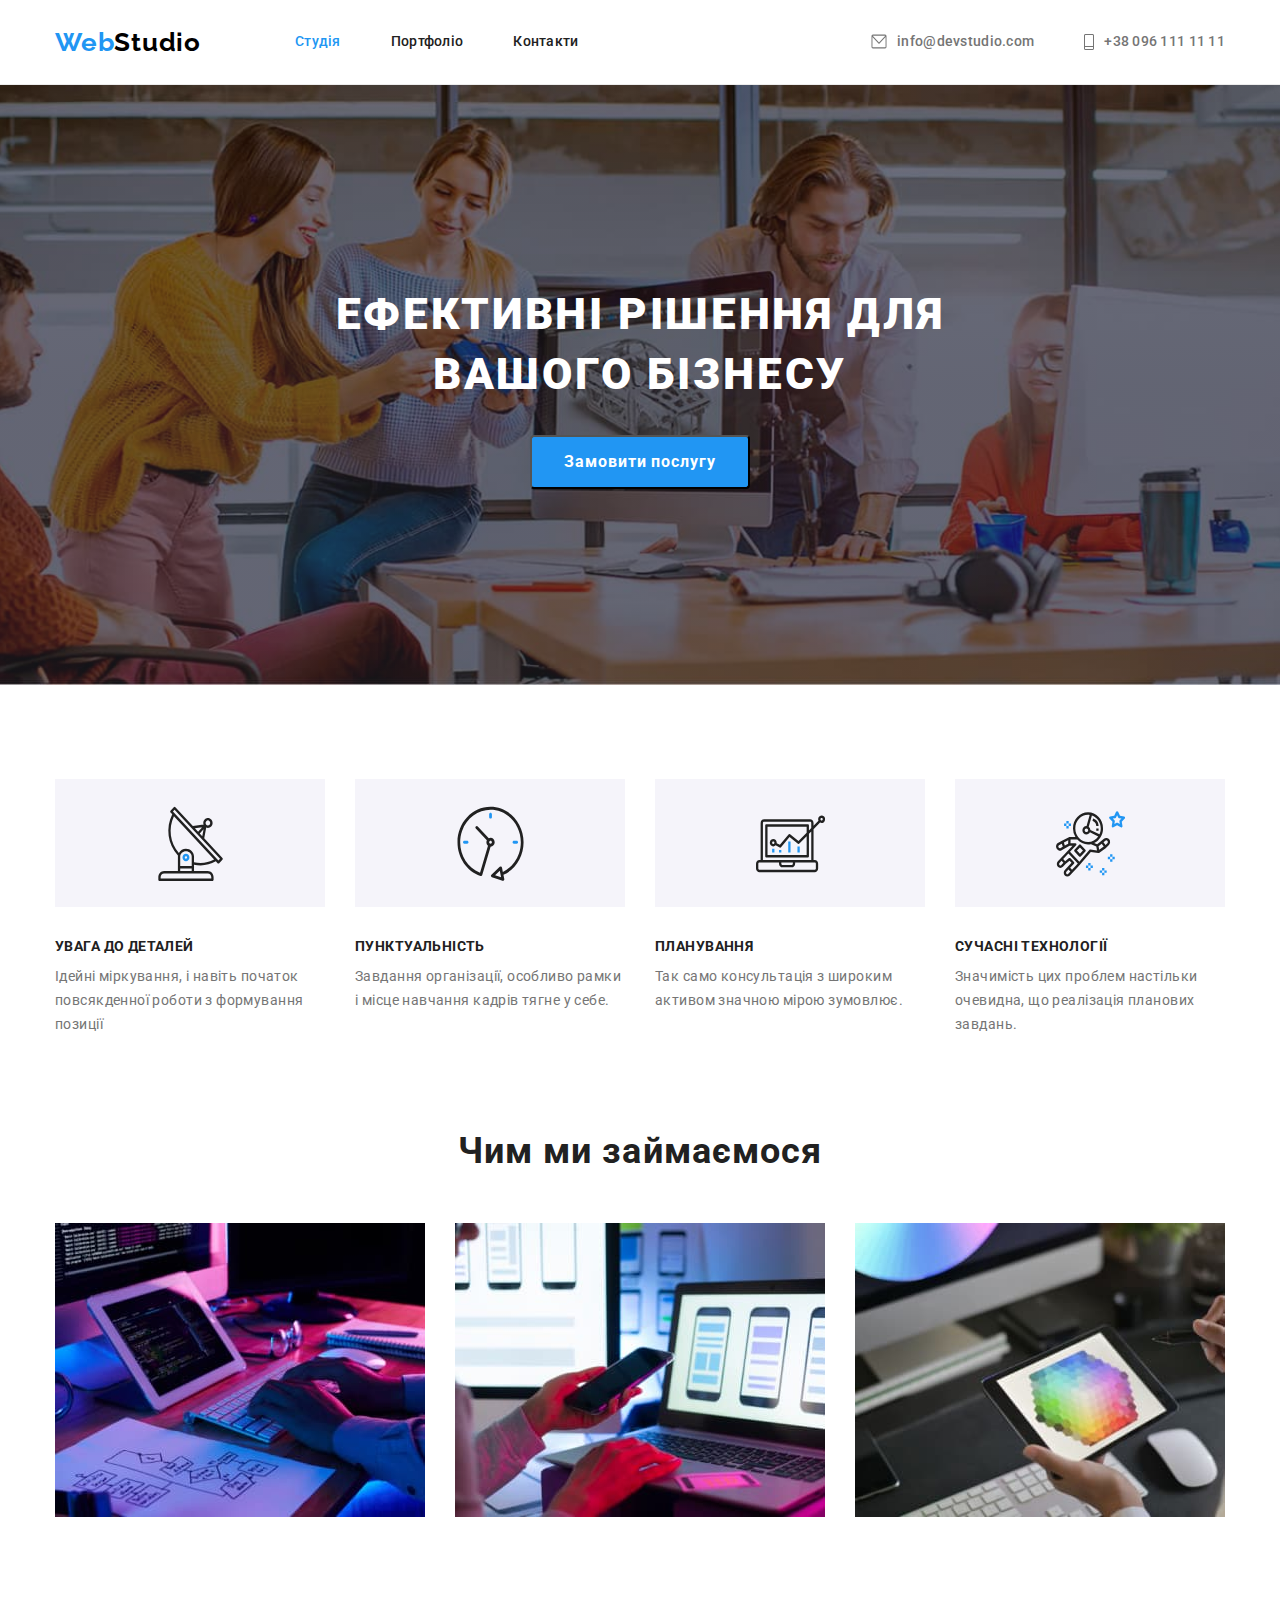
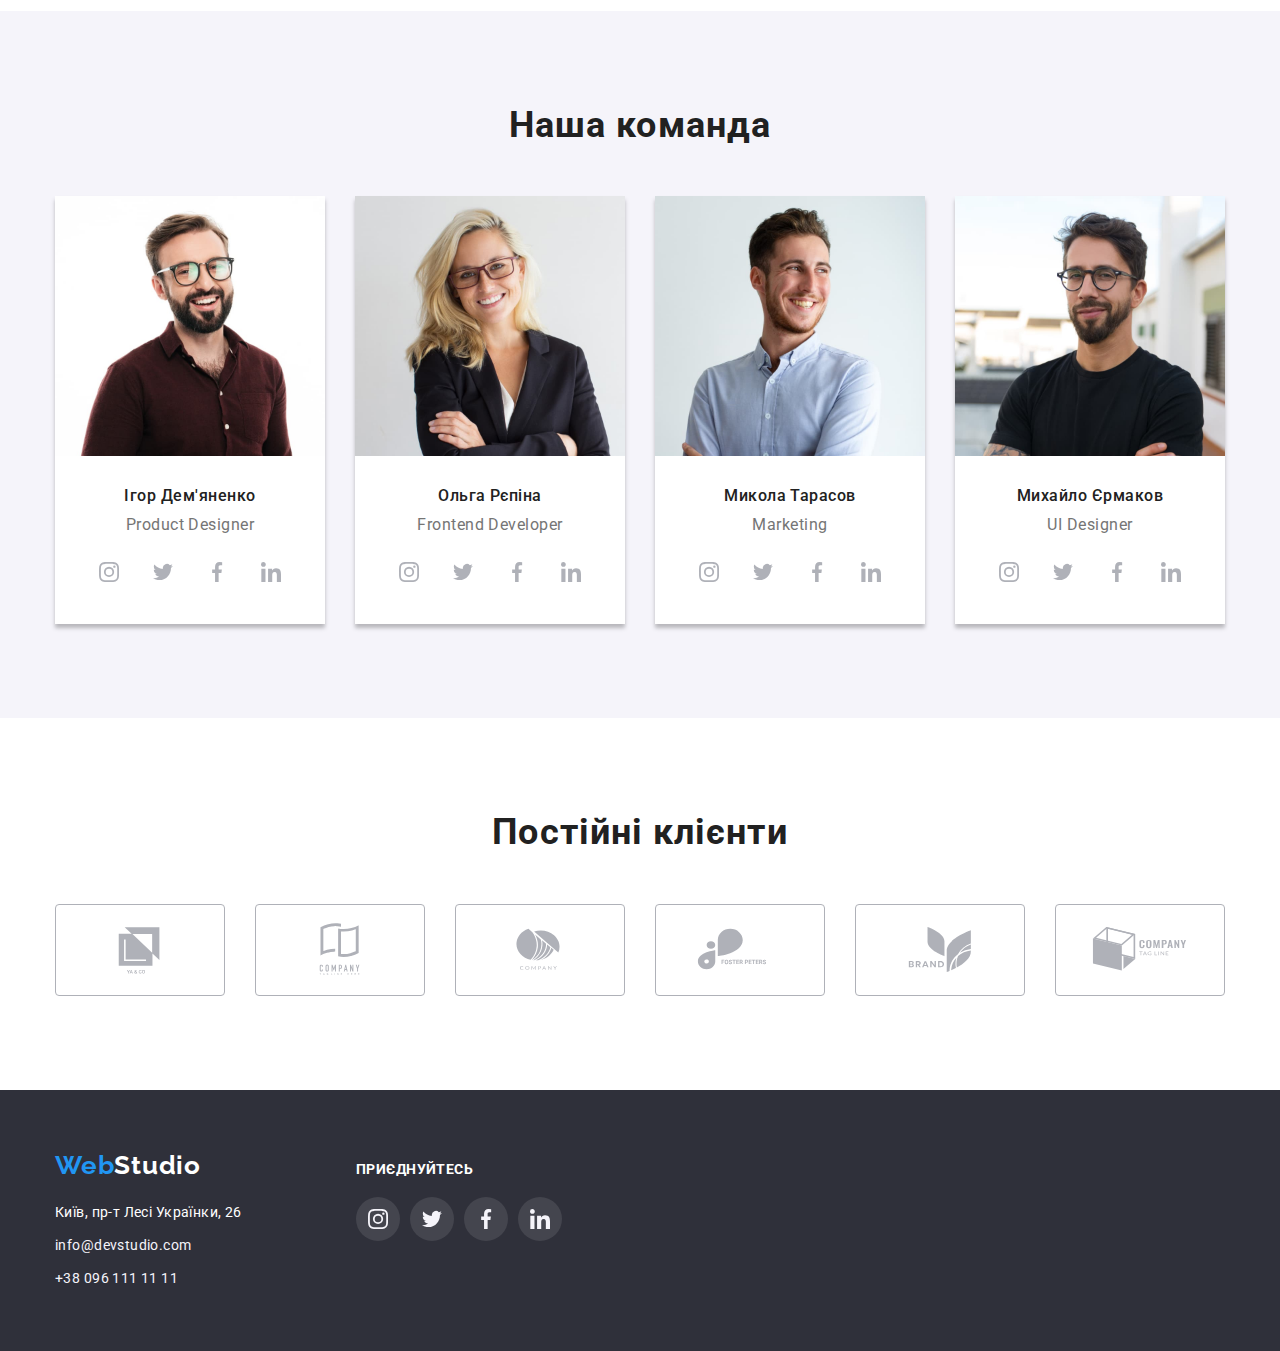
<file: index.html>
<!DOCTYPE html>
 <html lang="uk">
 <head>
    <meta charset="UTF-8">
    <meta http-equiv="X-UA-Compatible" content="IE=edge">
    <meta name="viewport" content="width=device-width, initial-scale=1.0">
    <title>Studio</title>
    <link rel="preconnect" href="https://fonts.googleapis.com">
   <link rel="preconnect" href="https://fonts.gstatic.com" crossorigin>
   <link
      href="https://fonts.googleapis.com/css2?family=Oleo+Script&family=Raleway:wght@700&family=Roboto:wght@400;500;700;900&display=swap"
      rel="stylesheet">
      <link rel="stylesheet" href="https://cdnjs.cloudflare.com/ajax/libs/modern-normalize/1.1.0/modern-normalize.min.css">
<link rel="stylesheet" href="./css/style.css">
</head>
   
   <body>
          <!-- Header -->
                        
      <header class="page-header">
         <div class="container header-page">
          <nav class="header-nav list">
         <a href="index.html" class="logo">
            <span class="logo-web">Web</span><span class="logo-studio">Studio</span></a>
      <ul class="nav list">
         <li class="item"><a href="./index.html" class="nav-studia link current">Студія</a></li>
         <li class="item"><a href="./portfolio.html" class="nav-portfolio link">Портфоліо</a></li>
         <li class="item"><a href="" class="nav-kontakt link">Контакти</a></li>
      </ul> 
    </nav>
    
        <ul class="auth-nav list">
         <li class="item">
            <a href="mailto:info@devstudio.com" 
            class="auth-info link">
            <svg  class="header-icon" width="16" height="15">
               <use href="./images/icon.svg#icon-envelope-icon"></use>
            </svg>
            info@devstudio.com</a>                
                           
         </li>
         <li class="item">
            <a href="tel:+380961111111" class="auth-info link">
               <svg width="10" height="20" class="header-icon">
                  <use href="./images/icon.svg#icon-Vector"></use>
               </svg>
               +38 096 111 11 11</a>
            </li>
      </ul>
   </div> 
           </header>
     
   <main>
                         <!-- Hero -->
    

                    
    <section class="section-hero">
         

        <div class="container hero-title">
         
               <h1 class="title-hero">Ефективні рішення для вашого бізнесу</h1>
          <button type="button" class="primary-button">Замовити послугу</button>
    </div>
   </section>

                       <!-- Feature -->
    
   <section class="section-feature">
      <div class="container ">
         <ul class="feature list">
<!-- -->
         <li class="item icon-antena"> 
            <div class="feature-icon"> 
            <svg class="icon-antena-item" width="70" height="75">
               <use href="./images/icon.svg#icon-antenna-icon">

               </use>
             </svg></div> 
            <h2 class="feature-title">УВАГА ДО ДЕТАЛЕЙ</h2>
         <p class="feature-text">Ідейні міркування, і 
            навіть початок повсякденної роботи з формування 
            позиції</p>
                     
         </li>

         <li class="item icon-clock">
            <div class="feature-icon">
            <svg class="icon-clock-item" width="70" height="75">
               <use href="./images/icon.svg#icon-clock-icon">
            
               </use>
            </svg></div>
             <h2 class="feature-title">ПУНКТУАЛЬНІСТЬ</h2>
            <p class="feature-text">Завдання організації, особливо рамки 
               і місце навчання кадрів тягне у себе.</p>
         </li>

         <li class="item icon-diagram">
         <div class="feature-icon">
         <svg class="icon-diagram-item" width="70" height="75">
            <use href="./images/icon.svg#icon-diagram-icon">
         
            </use>
         </svg></div>
            <h2 class="feature-title">ПЛАНУВАННЯ</h2>
               <p class="feature-text" >Так само консультація з широким
                   активом значною мірою зумовлює.</p>
         </li>

         <li class="item icon-astronaut">
            <div class="feature-icon">
            <svg class="icon-astronaut-item" width="70" height="75">
               <use href="./images/icon.svg#icon-astronaut-icon">
            
               </use>
            </svg> </div>
            <h2 class="feature-title">СУЧАСНІ ТЕХНОЛОГІЇ</h2>
               <p class="feature-text">Значимість цих проблем настільки
                   очевидна, що реалізація планових 
                   завдань.</p>
         </li>
      </ul>
   </div>
   </section>

                     <!-- Business -->
    
   <section class="section-business">
      <div class="container">
      <h2 class="pre-title">Чим ми займаємося</h2>
   <ul class="business list">
      <li class="item"> 
         <img src="./images/boxone1.jpg" width="370" alt="работа на компьютере ">
      </li>

      <li class="item">
         <img src="./images/boxsecond1.jpg"  width="370" alt="использование мобильного телефона">
      </li>

      <li class="item">
         <img src="./images/boxthird1.jpg"  width="370" alt="работа на планшете">
      </li>
   </ul>
   </div>
   </section>

   <!-- Team -->

   <section class="section-team"> 
      <div class="container">
      <h2 class="pre-title">Наша команда</h2>
      <ul class="team-list list">

        <li class="card">
         
                     <img src="./images/imgone1.jpg" width="270" alt="фотография мужчины">
            <div class="card-team">
                     <h3 class="team-title">Ігор Дем'яненко</h3>
            <p class="team-text">Product Designer</p>

            <ul class="action-social list">
         <li class="social-list">
               <a href="#" class="social-item-link link">

                  <svg  class="social-item-icon" width="20" height="20">
                     <use href="./images/icon.svg#icon-instagram-icon"></use>
                  </svg>
               </a>
                  </li>
           <li class="social-list">
                     <a href="#" class="social-item-link link">
                        <svg  class="social-item-icon" width="20" height="20">
                           <use  href="./images/icon.svg#icon-twitter-icon"></use> 
                        </svg>
                     </a>
                        </li>
       <li class="social-list">
                           <a href="#" class="social-item-link link">
                              <svg class="social-item-icon" width="20" height="20">
                                 <use  href="./images/icon.svg#icon-facebook-icon"></use> 
                              </svg>

                           </a>
                              </li>
         <li class="social-list">
                                 <a href="#" class="social-item-link link">
                                    <svg   class="social-item-icon" width="20" height="20">
                                       <use  href="./images/icon.svg#icon-linkedin-icon"></use> 
                                    </svg>

                                 </a>
                                    </li>                                   
             
             </ul>
         </div>
                 </li>

        <li class="card">
                     <img src="./images/imgsecond1.jpg" width="270" alt="фото женцины">
            
                     <div class="card-team">
                     <h3 class="team-title">Ольга Рєпіна</h3>
            <p class="team-text">Frontend Developer</p>
            <ul class="action-social list">
               <li class="social-list">
                  <a href="#" class="social-item-link link">
                     <svg  class="social-item-icon"  width="20" height="20">
                        <use href="./images/icon.svg#icon-instagram-icon"></use>
                     </svg>
                  </a>
                     </li>
              <li class="social-list">
                        <a href="#" class="social-item-link link">
                           <svg  class="social-item-icon"  width="20" height="20">
                              <use  href="./images/icon.svg#icon-twitter-icon"></use> 
                           </svg>
                        </a>
                           </li>
          <li class="social-list">
                              <a href="#" class="social-item-link link">
                                 <svg   class="social-item-icon" width="20" height="20">
                                    <use  href="./images/icon.svg#icon-facebook-icon"></use> 
                                 </svg>
                              </a>
                                 </li>
            <li class="social-list">
                                    <a href="#" class="social-item-link link">
                                       <svg  class="social-item-icon" width="20" height="20">
                                          <use  href="./images/icon.svg#icon-linkedin-icon"></use> 
                                       </svg>
                                    </a>
                                       </li>                   
               
            </ul>
                 </div></li>
        <li class="card">
                      <img src="./images/imgthird1.jpg" width="270" alt="фото мужчины"> 
                      <div class="card-team">
                      <h3 class="team-title">Микола Тарасов</h3>
            <p class="team-text" >Marketing</p>
<ul class="action-social list">
           <li class="social-list">
      <a href="#" class="social-item-link link">
         <svg class="social-item-icon" width="20" height="20">
            <use href="./images/icon.svg#icon-instagram-icon"></use>
         </svg>
      </a>
         </li>
         <li class="social-list">
            <a href="#" class="social-item-link link">
               <svg  class="social-item-icon" width="20" height="20" >
                  <use  href="./images/icon.svg#icon-twitter-icon"></use> 
               </svg>
            </a>
               </li>
        <li class="social-list">
                  <a href="#" class="social-item-link link">
                     <svg   class="social-item-icon" width="20" height="20" >
                        <use  href="./images/icon.svg#icon-facebook-icon"></use> 
                     </svg>
                  </a>
                     </li>
          <li class="social-list">
                        <a href="#" class="social-item-link link">
                           <svg   class="social-item-icon" width="20" height="20">
                              <use  href="./images/icon.svg#icon-linkedin-icon"></use> 
                           </svg>
                           
                        </a>
                           </li> 
                           
                           
</ul>
                  </div></li>

         <li class="card">
                       <img src="./images/imgfourth1.jpg" width="270" alt="фото мужчины">
             
                       <div class="card-team">
                       <h3 class="team-title">Михайло Єрмаков</h3>
             <p class="team-text">UI Designer</p> 
             <ul class="action-social list">
               <li class="social-list">
                  <a href="#" class="social-item-link link">
                     <svg class="social-item-icon" width="20" height="20" >
                        <use href="./images/icon.svg#icon-instagram-icon"></use>
                     </svg>
                  </a>
                     </li>
              <li class="social-list">
                        <a href="#" class="social-item-link link">
                           <svg  class="social-item-icon"  width="20" height="20">
                              <use href="./images/icon.svg#icon-twitter-icon"></use> 
                           </svg>
                        </a>
                           </li>
          <li class="social-list">
                              <a href="#" class="social-item-link link">
                                 <svg   class="social-item-icon" width="20" height="20" >
                                    <use href="./images/icon.svg#icon-facebook-icon"></use> 
                                 </svg>
                                  </a>
                                 </li>
            <li class="social-list">
                                    <a href="#" class="social-item-link link">
                                       <svg   class="social-item-icon" width="20" height="20" >
                                          <use href="./images/icon.svg#icon-linkedin-icon"></use> 
                                       </svg>
                                    </a>
                                       </li>                   
             </ul>
            </div>
                            </li>
      </ul>
   </div>
   </section>

        <!-- Clients -->


         <section class="section-clients">
           <div class="container">
           <h2 class="pre-title">Постійні клієнти</h2>
                    
            <ul class="clients">

            <li class="client-icon list">
               <a href="#" class="client-logo link">
               <svg  class="client-logo-icon" width="106" height="60">
                  <use href="./images/icon.svg#icon-oneLogo1"></use>
               </svg>
            </a>
            </li>

            <li class="client-icon list">
               <a href="#" class="client-logo link">
                  <svg class="client-logo-icon" width="106" height="60">
                     <use href="./images/icon.svg#icon-twoLogo1"></use>
                  </svg>
               </a>

            </li>
            <li class="client-icon list">
               <a href="#" class="client-logo link">
                  <svg class="client-logo-icon" width="106" height="60">
                     <use href="./images/icon.svg#icon-threeLogo1"></use>
                  </svg>

               </a>

            </li>
            <li class="client-icon list">
               <a href="#" class="client-logo link">
                  <svg class="client-logo-icon" width="106" height="60">
                     <use href="./images/icon.svg#icon-fourLogo1">

                     </use>
                  </svg>
               </a>

            </li>
            <li class="client-icon list">
               <a href="#" class="client-logo link">
                  <svg class="client-logo-icon" width="106" height="60">
                     <use href="./images/icon.svg#icon-fiveLogo1">

                     </use>
                  </svg>
               </a>

            </li>
            <li class="client-icon list">
               <a href="#" class="client-logo link">
                  <svg class="client-logo-icon" width="106" height="60">
                     <use href="./images/icon.svg#icon-sixLogo1">

                     </use>
                  </svg>
                       </a>

            </li>
         </ul>
</div>
</section> 

            </main>
         
  <!-- Footer  -->

  <footer class="footer">
   <div class="container">
   <div class="container-address">
      <a href="./index.html" class="logo logo-foot"><span class="logo-web">Web</span><span class="logo-footer">Studio</span>
   </a>
   <address class="address">
      <ul class="footer-nav list">
      <li><a href="address" class="address link">Київ, пр-т Лесі Українки, 26</a>
      </li>
      <li><a href="mailto:info@devstudio.com" class="footer-info link">info@devstudio.com</a>
      </li>
      <li><a href="tel:+380961111111" class="footer-info link">+38 096 111 11 11</a>
      </li>
   </ul>
   </address>
   
   </div>
   <div class="container-social">
      <p class="footer-text">приєднуйтесь</p>
         <ul class="action-social list">
                     <li class="social-list">
            <a href="#" class="social-item-link link">
               <svg width="20" height="20" class="social-item-icon">
                  <use href="./images/icon.svg#icon-instagram-icon"></use>
               </svg>
            </a>
               </li>
        <li class="social-list">
                  <a href="#" class="social-item-link  link">
                     <svg width="20" height="20" class="social-item-icon">
                        <use  href="./images/icon.svg#icon-twitter-icon"></use> 
                     </svg>
                  </a>
                     </li>
    <li class="social-list">
                        <a href="#" class="social-item-link link">
                           <svg  width="20" height="20" class="social-item-icon">
                              <use  href="./images/icon.svg#icon-facebook-icon"></use> 
                           </svg>
                            </a>
                           </li>
      <li class="social-list">
                              <a href="#" class="social-item-link link">
                                 <svg  width="20" height="20" class="social-item-icon">
                                    <use  href="./images/icon.svg#icon-linkedin-icon"></use> 
                                 </svg>
                              </a>
                                 </li>                
       </ul>


   </div></div>
   </footer>
 

   </body>
   

  
 </html>
</file>
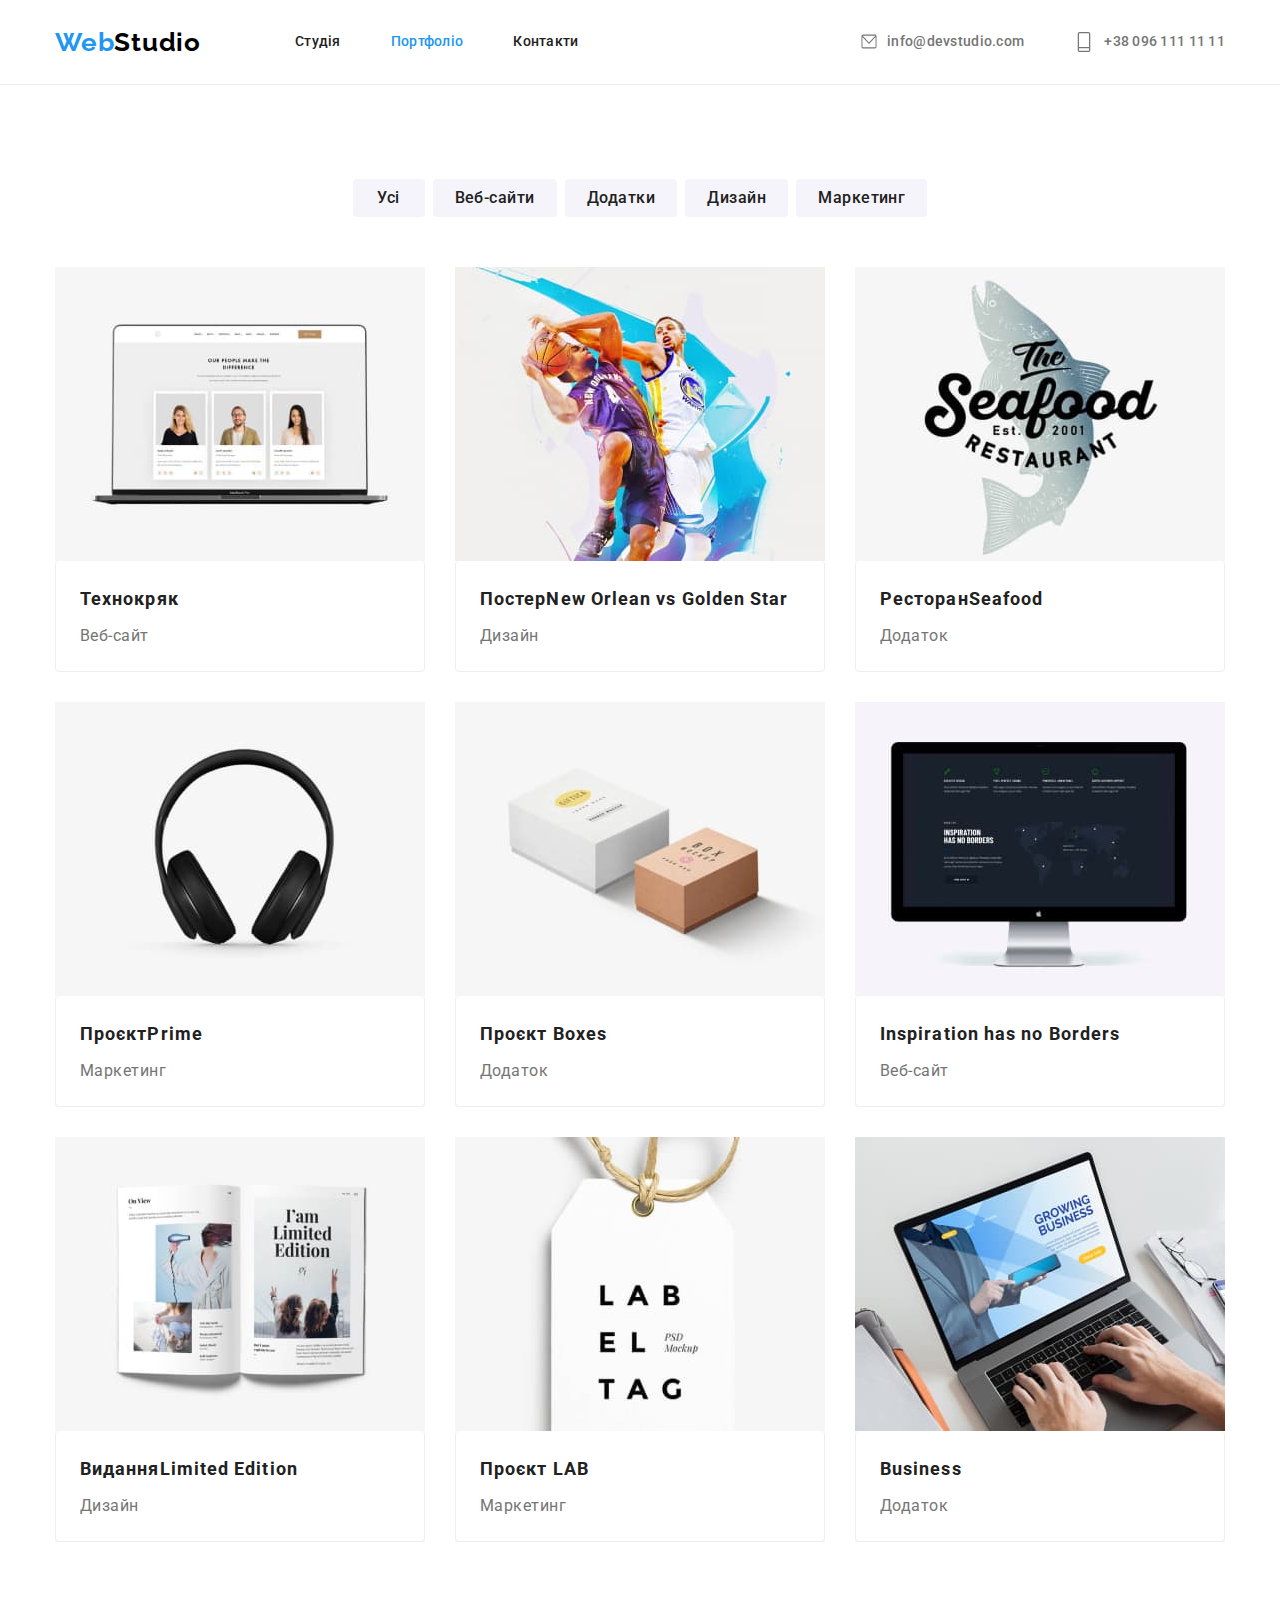
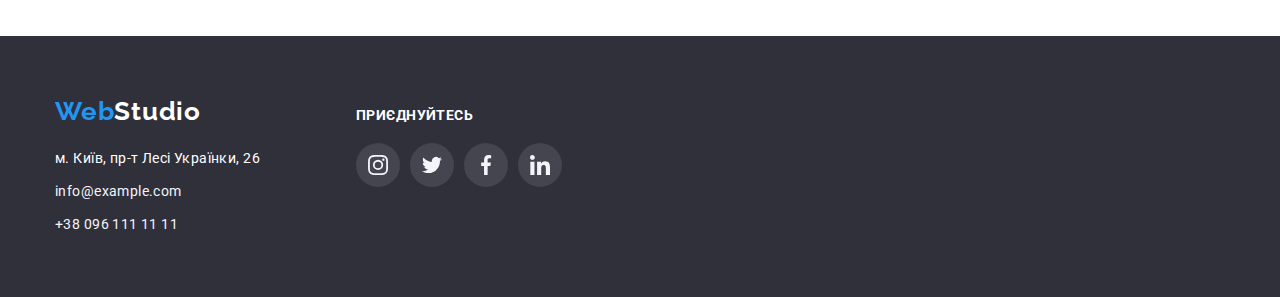
<file: portfolio.html>
<!DOCTYPE html>
<html lang="uk">
<head>
    <meta charset="UTF-8">
    <meta http-equiv="X-UA-Compatible" content="IE=edge">
    <meta name="viewport" content="width=device-width, initial-scale=1.0">
    <title>Portfolio</title>
    <link rel="preconnect" href="https://fonts.googleapis.com">
<link rel="preconnect" href="https://fonts.gstatic.com" crossorigin>
<link
    href="https://fonts.googleapis.com/css2?family=Oleo+Script&family=Raleway:wght@700&family=Roboto:wght@400;500;700&display=swap"
    rel="stylesheet">
<link rel="stylesheet" href="https://cdnjs.cloudflare.com/ajax/libs/modern-normalize/1.1.0/modern-normalize.min.css">
 <link rel="stylesheet" href="./css/style.css">

</head>
<body class="page">
                   <!-- Header -->
     
    <header class="page-header">
       <div class="container header-page">
       <nav class="header-nav list">
         <a href="./index.html" class="logo">
         <span class="logo-web">Web</span><span class="logo-studio">Studio</span></a>
        <ul class="nav list">
            <li class="item"><a href="./index.html" class="nav-studia link">Студія</a></li>
            <li class="item"><a href="./portfolio.html" class="nav-portfolio link current">Портфоліо</a></li>
            <li class="item"><a href="" class="nav-kontakt link">Контакти</a></li>
                </ul>
       </nav>
        <ul class="auth-nav list">

        <li class="item">
          <a href="mailto:info@devstudio.com" class="auth-info link">
           <svg  class="header-icon" width="16" height="15">
               <use href="./images/icon.svg#icon-envelope-icon"></use>
                             
            </svg>info@devstudio.com</a>
          </li>

        <li class="item">
          <a href="tel+380961111111" class="auth-info link">
          <svg  class="header-icon" width="20" height="20">
            <use href="./images/icon.svg#icon-Vector"></use>
          </svg>+38 096 111 11 11</a>
        </li>
         </ul>
             </div>
    </header>
   
     
    <main>
      

                             <!-- portfolio -->
    
                             
     <section class="section-portfolio">
      <div class="container">
      
     <h2 class="visually-hidden">portfolio</h2>

                             <!-- filters -->
                             
         <ul class=" portfolio-filter list">
         <li class="item"><button type="button" class="link button">Усі</button>
         </li>

         <li class="item"><button type="button" class="link button">Веб-сайти</button>
         </li>

         <li class="item"><button type="button" class="link button">Додатки</button>
         </li>

         <li class="item"><button type="button" class="link button">Дизайн</button>
         </li>

         <li class="item"><button type="button" class="link button">Маркетинг</button>
         </li>

         </ul>
                 
             
                      <!-- project1 -->
<ul class="project-list list">
   
  <li class="item">
               
               
                  <a href="" class="link">                     
             <img src="./images/img01.jpg" width="370" alt="два фото з жінками і одне фото з чоловіком">
             
             <div class="card-text">
             <h3 class="project-title">Технокряк</h3>
             <p class="project-text">Веб-сайт</p>
             </div>
          </a>               
            
    </li>
             
                         <!-- project2 -->
                
   <li class="item"> 
          
               <a href="" class="link">
                                         
               <img src="./images/img11.jpg" width="370" alt="два чоловіка з м'ячем">
               <div class="card-text">
             <h3 class="project-title">Постер<span lang="en">New Orlean vs Golden Star</span>
            </h3>

             <p class="project-text">Дизайн</p>

            </div></a>
          
    </li>
             
                          <!-- project3 -->
                
   <li class="item">
                  
                  <a href="" class="link">
                                      
                 <img src="./images/img21.jpg" width="370" alt="назва ресторану ">
                 <div class="card-text">
                <h3 class="project-title">Ресторан<span lang="en">Seafood</span>
                </h3>
                <p class="project-text">Додаток</p>
               </div></a>
           
   </li>
             
                         <!-- project4 -->

   <li class="item">
                  
                  <a href="" class="link">
                     
                   <img src="./images/img31.jpg" width="370" alt="навушники">
                  <div class="card-text">
                <h3 class="project-title">Проєкт<span lang="en">Prime</span>
                </h3>
                <p class="project-text">Маркетинг</p>
              
              </div></a>
              
            
    </li>
             
                        <!-- project5 -->

   <li class="item">
                  
                     
                  <a href="" class="link">                    
                <img src="./images/img41.jpg" width="370" alt="лежать дві коробки">
                <div class="card-text">
             <h3 class="project-title">Проєкт <span lang="en">Boxes</span>
             </h3>
             <p class="project-text">Додаток</p>
            </div></a>
         
   </li>
             
                      <!-- project6 -->

   <li class="item">
                  
                          
     <a href="" class="link">           
            <img src="./images/img51.jpg" width="370" alt="монитор стоїть на поверхнї">
            <div class="card-text">
                <h3 class="project-title"><span lang="en">Inspiration has no Borders</span>
                </h3>
             <p class="project-text">Веб-сайт</p>
                       
            </div></a>
          
         
   </li>
            
                       <!-- project7 -->

   <li class="item">
                  
                  
                  <a href="" class="link">                
                  <img src="./images/img61.jpg" width="370" alt="відкритий журнал">
                  <div class="card-text">
             <h3 class="project-title">Видання<span lang="en">Limited Edition</span>
             </h3>
            <p class="project-text">Дизайн</p>
         </div></a>
        
      
   </li>
              
                        <!-- project8 -->

   <li class="item">
                  
                 
                  <a href="" class="link">
                
                  <img src="./images/img71.jpg"  width="370" alt="етикетка бренду">
                  <div class="card-text">
                  <h3 class="project-title">Проєкт <span lang="en">LAB</span>
            </h3>
             <p class="project-text">Маркетинг</p>
            </div></a>
          
         
   </li>
             
                         <!-- project9 -->

   <li class="item">
                  
                 <a href="" class="link">
                
                  <img src="./images/img81.jpg" width="370" alt="руки на клавіатурі ноутбука">
                  <div class="card-text">
                  <h3 class="project-title"><span lang="en">Business</span>
            </h3>
             <p class="project-text">Додаток</p>
            
            </div></a>
          
         
   </li>   
            </ul>
            </div>
 </section>
       
    </main>
   
                             <!-- Footer -->
   
    <footer class="footer">
      <div class="container">
        <div class="container-address">
     <a href="./index.html" class="logo logo-foot"><span class="logo-web">Web</span><span class="logo-footer">Studio</span></a>
     
     <address class="address">
     <ul class=" footer-nav list" >
     <li>
         <a href="address" class=" address link">м. Київ, пр-т Лесі Українки, 26</a>
    </li>
     <li>
          <a href="mailto:info@example.com" class="footer-info link">info@example.com</a>
     </li>
        <li><a href="tel:+380961111111" class=" footer-info link">+38 096 111 11 11</a>
      </li>
     </ul>
     </address>
       </div>
  
        <div class="container-social">
           <p class="footer-text">приєднуйтесь</p>
         <ul class="action-social list">
    <li class="social-list">
      <a href="#" class="social-item-link link">
        <svg  class="social-item-icon" width="20" height="20">
          <use href="./images/icon.svg#icon-instagram-icon"></use>
        </svg>
      </a>
    </li>
    <li class="social-list">
      <a href="#" class="social-item-link  link">
        <svg  class="social-item-icon" width="20" height="20">
          <use href="./images/icon.svg#icon-twitter-icon"></use>
        </svg>
      </a>
    </li>
    <li class="social-list">
      <a href="#" class="social-item-link link">
        <svg  class="social-item-icon" width="20" height="20">
          <use href="./images/icon.svg#icon-facebook-icon"></use>
        </svg>
      </a>
    </li>
    <li class="social-list">
      <a href="#" class="social-item-link link">
        <svg  class="social-item-icon" width="20" height="20">
          <use href="./images/icon.svg#icon-linkedin-icon"></use>
        </svg>
      </a>
    </li>
         </ul> </div>
</div>
</footer>
   
</body>
</html>
</file>
<file: css/style.css>
:root{
    --common-gap: 94px;
    --title-color: #212121;
    --text-color: #757575;
    --accent-color: #2196F3;
    --secondary-title-color: #000000;
    --primary-bg-color: #F5F5F5;
    --bg-color: #F5F4FA;
    --secondary-bg-color: #2F303A;
    --title-hero-color:   #FFFFFF;
}

body{
    box-sizing: border-box;
    color:var(--text-color);
    font-family: Roboto, sans-serif;
     /* background-color: var( --primary-bg-color);
      */
} 
/* колір основного тексту color: #212121; 
   колір другорядного тексту  color:#757575; 
   колір-акцент color:#2196F3
   білий color:#FFFFFF */

              /*  reset */
h1,
h2,
h3,
h4,
h5,
h6,
p,
ul {
    margin: 0px;
}
    
 ul {
    padding-left: 0px; 
} 

img {
    display: block;
    max-width: 100%;
     height: auto;
}
.visually-hidden{
    position: absolute;
    width: 1px;
    height: 1px;
    margin: -1px;
    border: 0;
    padding: 0;
    white-space: nowrap;
    clip-path: inset(100%);
    clip: rect(0 0 0 0);
    overflow: hidden;
      }

    
    .list{ 
        padding:0 ;
        margin: 0;
        list-style: none;
       
    }
    .link{
        text-decoration: none;
    }
  
    /*------------ Container-------------- */

.container{
    width: 1200px;
    padding-right:15px;
    padding-left:15px ;
    margin: 0 auto;
    

   }

/*---------------- logo---------------- */
.logo-web{
    color:var(--accent-color) ;
}
.logo-studio{
    color:var(--secondary-title-color) ;
}
.logo-footer{
    color: var(--title-hero-color);
}
.logo{
   
    font-family: 'Raleway',sans-serif;
    font-weight: 700;
    font-size: 26px;
    line-height: 1.19;
    letter-spacing: 0.03em;
    text-decoration: none;
  
}
 

/*--------------------Header---------------- */

.header-page{
    display: flex;
}
.header-nav{
          display: flex;
        align-items: center;
         }

.page-header{

border-bottom:1px solid #ECECEC;

background-color:var(--title-hero-color);
}


.header-nav .link {
    
   color:var(--title-color);
   display: block;

   font-weight: 500;
   font-size: 14px;
   line-height: 1.14;
   letter-spacing: 0.02em;
   text-decoration: none ;
  }
 

.header-nav .link:hover, 
.header-nav .link:focus{
    color:var(--accent-color);
}


/*--------------------- Navigation---------------- */
.nav{

margin-left:var(--common-gap);
display: flex;

color:var(--title-color);
  }
  
 .nav .item +.item{
  margin-left: 50px; 
 } 

 .nav .link{
    padding: 32px 0;
 }

.nav .link.current
{
    color: var(--accent-color);
}
.nav-portfolio .link
 {
    color:var(--accent-color);
}  
.auth-nav{

    display: flex;
    align-items: center;
    margin-left:auto ;
    
}
 .auth-nav .item + .item{
    margin-left: 50px;
}   
.auth-nav .link{
    padding: 32px 0;
}

    /* -------------------Address--------------- */
.header-icon{
    margin-right: 10px; 
    fill: currentColor;
}

.auth-tel{
    color:var(--text-color);
        font-weight: 500;
        font-size: 14px;
        line-height: 1.14;
        letter-spacing: 0.02em;
        }

.auth-info{
    display: flex;
    justify-content: space-between;
    align-items: center;
    color:var(--text-color) ;
    font-weight: 500;
    font-size: 14px;
    line-height: 1.14;
    letter-spacing: 0.02em;
     
    }
   
.auth-info:hover,
.auth-info:focus
{
    color:var(--accent-color); 
    
}
 

.address{
     
        color:var(--title-hero-color) ;
        font-style: normal;
        font-weight: 400;
        font-size: 14px;
        line-height: 1.71;
        letter-spacing: 0.03em;
        min-width: 231px;

}
.address:hover,
.address:focus{
    color:var(--accent-color) ;
}
/*--------------------Hero------------*/

.section-hero{
    background-color: var(--secondary-bg-color);
    max-width: 1600px; 
    height: 600px;
    margin-left:0 auto;
    margin-right:0 auto;
    background-image: linear-gradient( 
        rgba(0, 0, 0, 0.2),
        rgba(47, 48, 58, 0.4), 
        rgba(47, 48, 58, 0.4) 
    ),
    url('../images/overlay1.jpg');

    background-repeat: no-repeat;
    background-size: cover;
    background-position: center;
    text-align: center;
    padding:200px 0 ;
    
    }

.hero-title > .title-hero{
  
   margin: 0 auto 30px; 
   width: 696px;

    color: var(--title-hero-color);
    
    font-weight: 900;
    font-size: 44px;
    line-height: 1.36;
    text-align: center;
    letter-spacing: 0.06em;
    text-transform: uppercase;
    
}
 
.hero-title .button-hero {
    display: inline;
    padding-bottom: 180px ;
    }


/* ---------------Section feature--------------- */

.section-feature{
 padding-top: var(--common-gap);
  
  margin-left: auto;
  margin-right: auto;
     
}
.feature-title{
   color:var(--title-color);

    font-weight: 700;
    font-size:14px;
    line-height: 1.14;
    letter-spacing: 0.03em;
    text-transform: uppercase;
    margin-bottom: 10px; 
    
    
 }

.feature-text{
    font-weight: 400;
    font-size: 14px;
    line-height: 1.71;
    letter-spacing: 0.03em;
    color:var(--text-color);
}

.feature {
    display: flex; 
    gap: 30px;
    
   }
   .feature > .item{
    
    flex-basis: calc(100% / 4);
        
   }

 .feature-icon{
    display:flex;
     height: 128px; 
     justify-content: center; 
     align-items: center;
    background-color:var(--bg-color);
    margin-bottom:32px ;
 }  
    

/* ---------------Section-business---------------*/

.section-business{
  padding-bottom: var(--common-gap);
  padding-top: var(--common-gap);
  
  }
.business{
    display:flex;
    margin-right: auto;
}

.pre-title{

    
    margin-bottom: 50px;

    color: solid var(--title-color) ;
    Font-style: Bold;
    font-size: 36px;
    line-height: 1.17;
    text-align: center;
    letter-spacing: 0.03em;
    Vertical-align: Top;
    line-height: 100%
   
    
}

.business > .item{
    flex-basis: calc(100% /3);
    margin-right:30px ;
        
}
.business > .item:nth-child(3){
    margin-right: 0px;
}  


/* ---------------Section-team ---------------*/


.action-social{
 display: flex;
 justify-content: center;
 align-items: center;
  }

.social-list{
    width:  44px;
    height: 44px;

}
.social-list:not(:last-child){
    margin-right: 10px;
}

.social-item-link{
    width:100%;
    height:100%;
    display: flex;
    border-radius:50%; 
    justify-content: center;
    align-items: center;
   
}  

 
.social-item-icon{
  fill:#AFB1B8;
}
.social-item-link:hover {
    background-color:var(--accent-color) ;
  
}
.social-item-link:hover .social-item-icon{
    fill:var(--title-hero-color);
} 

 .section-team{
    padding-bottom: var(--common-gap); 
    padding-top: var(--common-gap);
    background-color:var(--bg-color) ;
    }
.team-list {
    display: flex;
}
.team-list > .card{
    flex-basis: calc(100%/4);
    margin-right: 30px;
}

.team-list > .card:nth-child(4){
    margin-right:0 ;
}


.team-title{
   margin-bottom: 10px;
    
   color: var(--title-color);  
   font-weight: 500;
   font-size: 16px;
   line-height: 1.19;
   text-align: center;
   letter-spacing: 0.03em;
            
}
.card{
    background-color:var(--title-hero-color);
box-shadow:0px 4px 4px 0px rgba(0, 0, 0, 0.25)
}

.card-team{
    padding-top:30px;
    padding-bottom:30px ;
    border-bottom-right-radius: 4px;
    border-bottom-left-radius: 4px;
       
}

.team-text{
     
  font-size: 16px;
  line-height: 1.19;
  text-align: center;
  letter-spacing: 0.03em;
  margin-bottom: 16px;
}
/* ---------------Clients-------------- */

.section-clients {
    
 padding-top: var(--common-gap);
 padding-bottom:var(--common-gap);
 }

.pre-title{
 color:var(--title-color);

font-weight: bold;
font-size: 36px;
line-height: 42px;
line-height: 1.16;
text-align: center;
vertical-align: Top;
letter-spacing: 3%;

}
.clients{
    display: flex;
              
}
.client-icon{
   flex-basis:calc(100% /6); 
   
}
.client-icon:not(:last-child){
    margin-right:30px; 
}    

.client-logo{
  display: flex;
  justify-content: center;
  align-items: center;
  fill:#AFB1B8;
  width: 170px;
  height:92px ;
  border: 1px solid #AFB1B8;
  border-radius: 4px ; 

  }   

.client-logo:hover,
.client-logo:focus{
     fill:var(--accent-color);
   border-color: var(--accent-color);  
}

/* ---------------Footer--------------- */

 .container-social .social-item-link{
  background-color:rgba(255, 255, 255, 0.1)
 }
    
.container-social .social-item-link:hover{
 background-color: var(--accent-color);   
}

.container-social .social-item-icon{
    fill: var(--bg-color);
}
.footer-text {
    margin-bottom: 20px;
    
    color:var(--title-hero-color);

    font-style: normal;
    font-weight: 700;
    font-size: 14px;
    line-height: 1.143;
    letter-spacing: 0.03em;
    text-transform: uppercase;

}

.footer .container{
   display: flex; 
   justify-content:flex-start; 
   align-items:baseline;
   
   }
  
.container-social{
margin-left:70px ;
justify-content: center;
align-items: flex-end ;

}
.footer {
    
    background-color:var(--secondary-bg-color) ;
    text-decoration: none;
    padding-top:60px ;
    padding-bottom: 60px;
}

.footer-info:hover,
.footer-info:focus{
    color: var(--accent-color);
 }
 .footer-info{
    color: var(--bg-color);} 
  
.footer-nav{
    display: flex;
    flex-direction: column;
    gap: 9px;
    
    
} 
.logo-foot{
  display: inline-block;
  margin-bottom:20px ;
}



 /* --------Portfolio-------- */
.section-portfolio{
  padding-bottom: var(--common-gap);
  padding-top: var(--common-gap);
    
}
/* ---------------Portfolio-filters ---------------*/
.portfolio-filter{
    display: flex;
    justify-content: center;
    margin-bottom: 50px;
    color:var(--title-color) ;
    border: var(--title-hero-color) 25%;
}

.portfolio-filter:hover,
.portfolio-filter:focus{
    color:var(--accent-color); 
}
  
.portfolio-filter .item + .item
{
    margin-left: 8px;
}

.container-address{
    display: inline-block;
}

.project-list .link{
    display: block;
}

.project-list .link:hover{
    box-shadow: 0px 4px 4px 0px rgba(0, 0, 0, 0.25);

}


/* ----------------project-portfolio--------------- */


.card-text{
padding: 20px 24px;

border: 1px solid;
border-color: #EEEEEE ;
border-top: none;
border-radius: 4px;
}



.project-list{
    display: flex;
    flex-wrap: wrap;
    
}
.project-list .item{
    margin-right: 30px;
    margin-bottom: 30px;
   
}

.project-list .item:hover,
.project-list .item:focus{
box-shadow: 0px 4px 4px 0px rgba(0, 0, 0, 0.25);
}



 .project-list .item:nth-last-child(-n+3){
    margin-bottom:0px ;
} 

 .project-list .item:nth-child(3n) {
    margin-right: 0px; 
}
.project-title{
   color:var(--title-color);
  margin-bottom: 4px;
  font-weight: 700;
  font-size: 18px;
  line-height: 2;
  letter-spacing: 0.06em;
  text-decoration: none;
  } 
.project-text{
  
  color: var(--text-color);

  font-size: 16px;
  line-height: 1.88;
  letter-spacing: 0.03em;
  text-decoration: none;
  }
/* ---------------Button ---------------*/
.button{
    display: inline-block;
    border-radius: 4px;
    cursor: pointer;
    min-width: 72px; 
    padding: 6px 22px;
    Vertical-align: Top;
    border: transparent;
    
    color:var(--title-color);
    background:var(--bg-color) ;

    font-family: inherit;
    font-weight: 500;
    font-size: 16px;
    line-height: 1.63;
    text-align: center;
    letter-spacing: 0.03em;
    
}

.button:hover,
.button:focus{
    color:var(--title-hero-color);
    background:var(--accent-color) ;
     box-shadow: 0px 4px 4px 0px rgba(0, 0, 0, 0.25); 
}
 .primary-button{

  display: inline-block; 
  padding: 10px 32px;
  border-radius: 4px;
  min-width: 215px;
  margin: auto;

  color: var(--title-hero-color);
  background:var(--accent-color);

  font-family: inherit;
  cursor: pointer;  
  font-weight: 700;
  font-size: 16px;
  line-height: 1.87;
  align-items: center;
  text-align: center;
  letter-spacing: 0.06em;
  
  }

  .primary-button:hover,
  .primary-button:focus{
    background: #188CE8;
    box-shadow: 0px 4px 4px 0px rgba(0, 0, 0, 0.25);
    }
</file>
